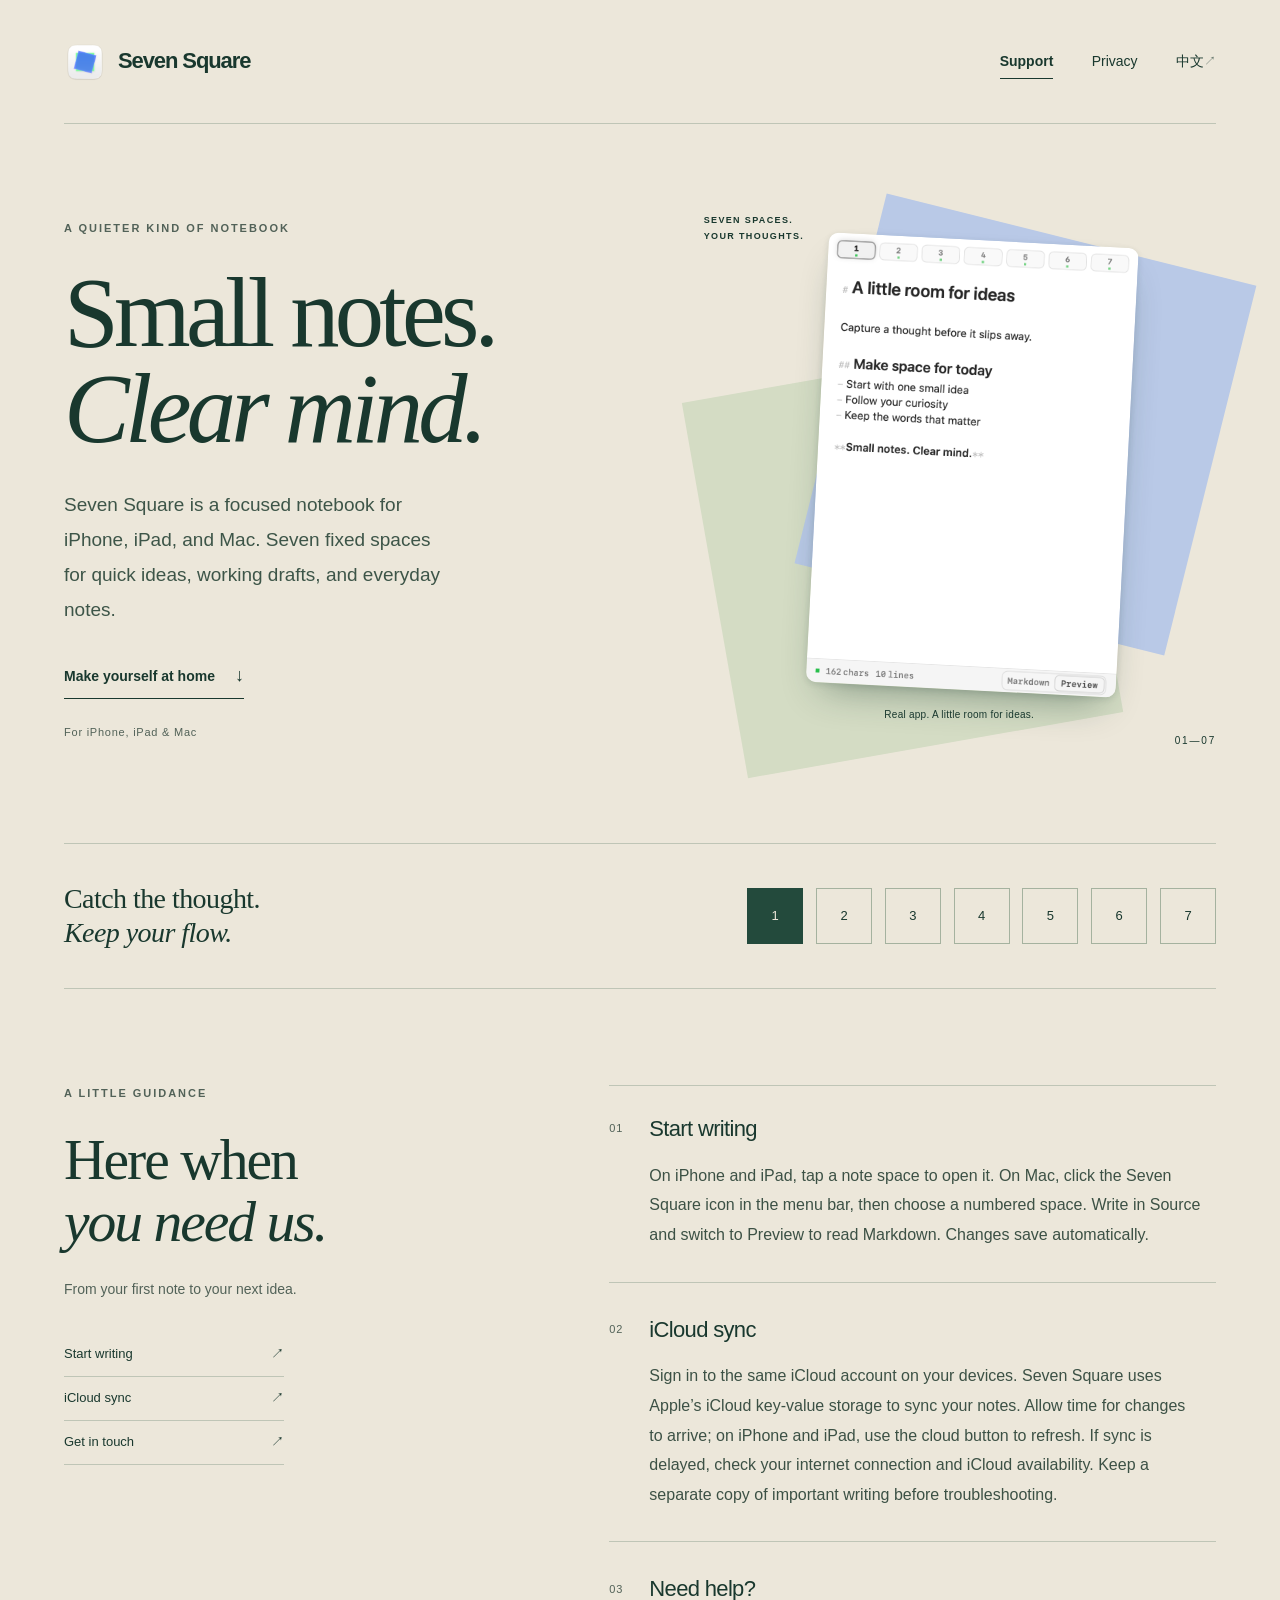
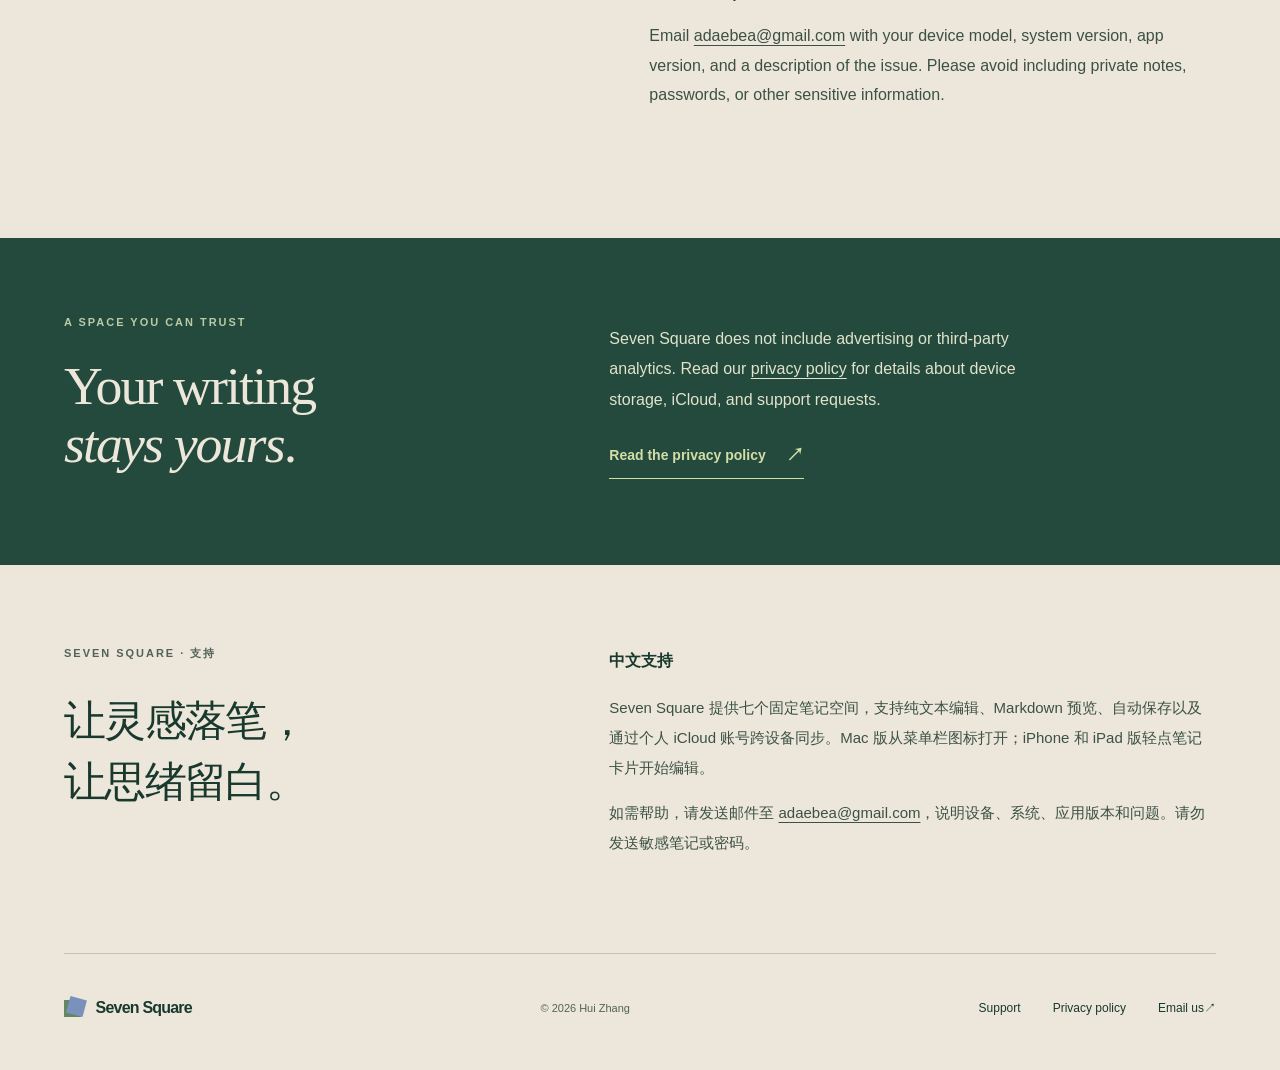
<file: index.html>
<!doctype html>
<html lang="en"><head><meta charset="utf-8"><meta name="viewport" content="width=device-width,initial-scale=1,viewport-fit=cover"><meta name="description" content="A little room for your thoughts. Support and privacy information for Seven Square on iPhone, iPad, and Mac."><meta name="theme-color" content="#ece7da"><title>Seven Square — Support</title><link rel="icon" href="[data-uri]"><link rel="stylesheet" href="style.css"></head><body><a class="skip-link" href="#main">Skip to content</a><header class="site-header wrap"><a class="brand" href="index.html" aria-label="Seven Square home"><img src="[data-uri]" width="42" height="42" alt=""><span>Seven Square</span></a><nav aria-label="Main navigation"><a href="index.html" aria-current="page">Support</a><a href="privacy.html">Privacy</a><a href="#zh-support" lang="zh-CN">中文<span class="nav-arrow" aria-hidden="true"> ↗</span></a></nav></header>
<main id="main">
<section class="home-hero wrap" aria-labelledby="hero-title"><div class="hero-copy"><p class="eyebrow">A QUIETER KIND OF NOTEBOOK</p><h1 id="hero-title">Small notes.<br><em>Clear mind.</em></h1><p class="lead">Seven Square is a focused notebook for iPhone, iPad, and Mac. Seven fixed spaces for quick ideas, working drafts, and everyday notes.</p><a class="text-link" href="#support">Make yourself at home <span aria-hidden="true">↓</span></a><div class="platforms">For iPhone, iPad &amp; Mac</div></div>
<div class="notebook-stage" role="group" aria-label="Seven Square on Mac"><div class="paper-square square-sage" aria-hidden="true"></div><div class="paper-square square-blue" aria-hidden="true"></div><div class="specimen-label"><span>SEVEN SPACES.</span><span>YOUR THOUGHTS.</span></div><figure class="app-specimen"><img src="[data-uri]" width="800" height="1160" alt="Seven Square’s actual Mac interface, showing seven note spaces and a Markdown preview of a sample note."><figcaption>Real app. A little room for ideas.</figcaption></figure><span class="stage-index" aria-hidden="true">01—07</span></div></section>
<div class="statement wrap"><p>Catch the thought.<br><em>Keep your flow.</em></p><div class="seven-spaces" aria-label="Seven fixed note spaces"><span>1</span><span>2</span><span>3</span><span>4</span><span>5</span><span>6</span><span>7</span></div></div>
<section class="support-section wrap" id="support" aria-labelledby="support-title"><div class="section-intro"><p class="eyebrow">A LITTLE GUIDANCE</p><h2 id="support-title">Here when<br><em>you need us.</em></h2><p>From your first note to your next idea.</p><nav class="section-links" aria-label="Support topics"><a href="#start-writing">Start writing <span aria-hidden="true">↗</span></a><a href="#icloud-sync">iCloud sync <span aria-hidden="true">↗</span></a><a href="#get-in-touch">Get in touch <span aria-hidden="true">↗</span></a></nav></div><div class="support-rows"><article class="support-row" id="start-writing"><span class="section-number" aria-hidden="true">01</span><div><h3>Start writing</h3><p>On iPhone and iPad, tap a note space to open it. On Mac, click the Seven Square icon in the menu bar, then choose a numbered space. Write in Source and switch to Preview to read Markdown. Changes save automatically.</p></div></article><article class="support-row" id="icloud-sync"><span class="section-number" aria-hidden="true">02</span><div><h3>iCloud sync</h3><p>Sign in to the same iCloud account on your devices. Seven Square uses Apple’s iCloud key-value storage to sync your notes. Allow time for changes to arrive; on iPhone and iPad, use the cloud button to refresh. If sync is delayed, check your internet connection and iCloud availability. Keep a separate copy of important writing before troubleshooting.</p></div></article><article class="support-row" id="get-in-touch"><span class="section-number" aria-hidden="true">03</span><div><h3>Need help?</h3><p>Email <a href="mailto:adaebea@gmail.com">adaebea@gmail.com</a> with your device model, system version, app version, and a description of the issue. Please avoid including private notes, passwords, or other sensitive information.</p></div></article></div></section>
<section class="privacy-band"><div class="wrap privacy-band-inner"><div><p class="eyebrow">A SPACE YOU CAN TRUST</p><h2>Your writing<br><em>stays yours</em>.</h2></div><div><p>Seven Square does not include advertising or third-party analytics. Read our <a href="privacy.html">privacy policy</a> for details about device storage, iCloud, and support requests.</p><a class="text-link" href="privacy.html">Read the privacy policy <span aria-hidden="true">↗</span></a></div></div></section>
<section class="chinese-support wrap" id="zh-support" lang="zh-CN"><div><p class="eyebrow">SEVEN SQUARE · 支持</p><h2>让灵感落笔，<br><em>让思绪留白。</em></h2></div><div class="zh-copy"><h2>中文支持</h2><p>Seven Square 提供七个固定笔记空间，支持纯文本编辑、Markdown 预览、自动保存以及通过个人 iCloud 账号跨设备同步。Mac 版从菜单栏图标打开；iPhone 和 iPad 版轻点笔记卡片开始编辑。</p><p>如需帮助，请发送邮件至 <a href="mailto:adaebea@gmail.com">adaebea@gmail.com</a>，说明设备、系统、应用版本和问题。请勿发送敏感笔记或密码。</p></div></section>
</main><footer class="site-footer wrap"><a class="brand footer-brand" href="index.html"><span class="small-mark" aria-hidden="true"><i></i><i></i></span>Seven Square</a><p>© 2026 Hui Zhang</p><nav aria-label="Footer navigation"><a href="index.html">Support</a><a href="privacy.html">Privacy policy</a><a href="mailto:adaebea@gmail.com">Email us <span aria-hidden="true">↗</span></a></nav></footer></body></html>
</file>
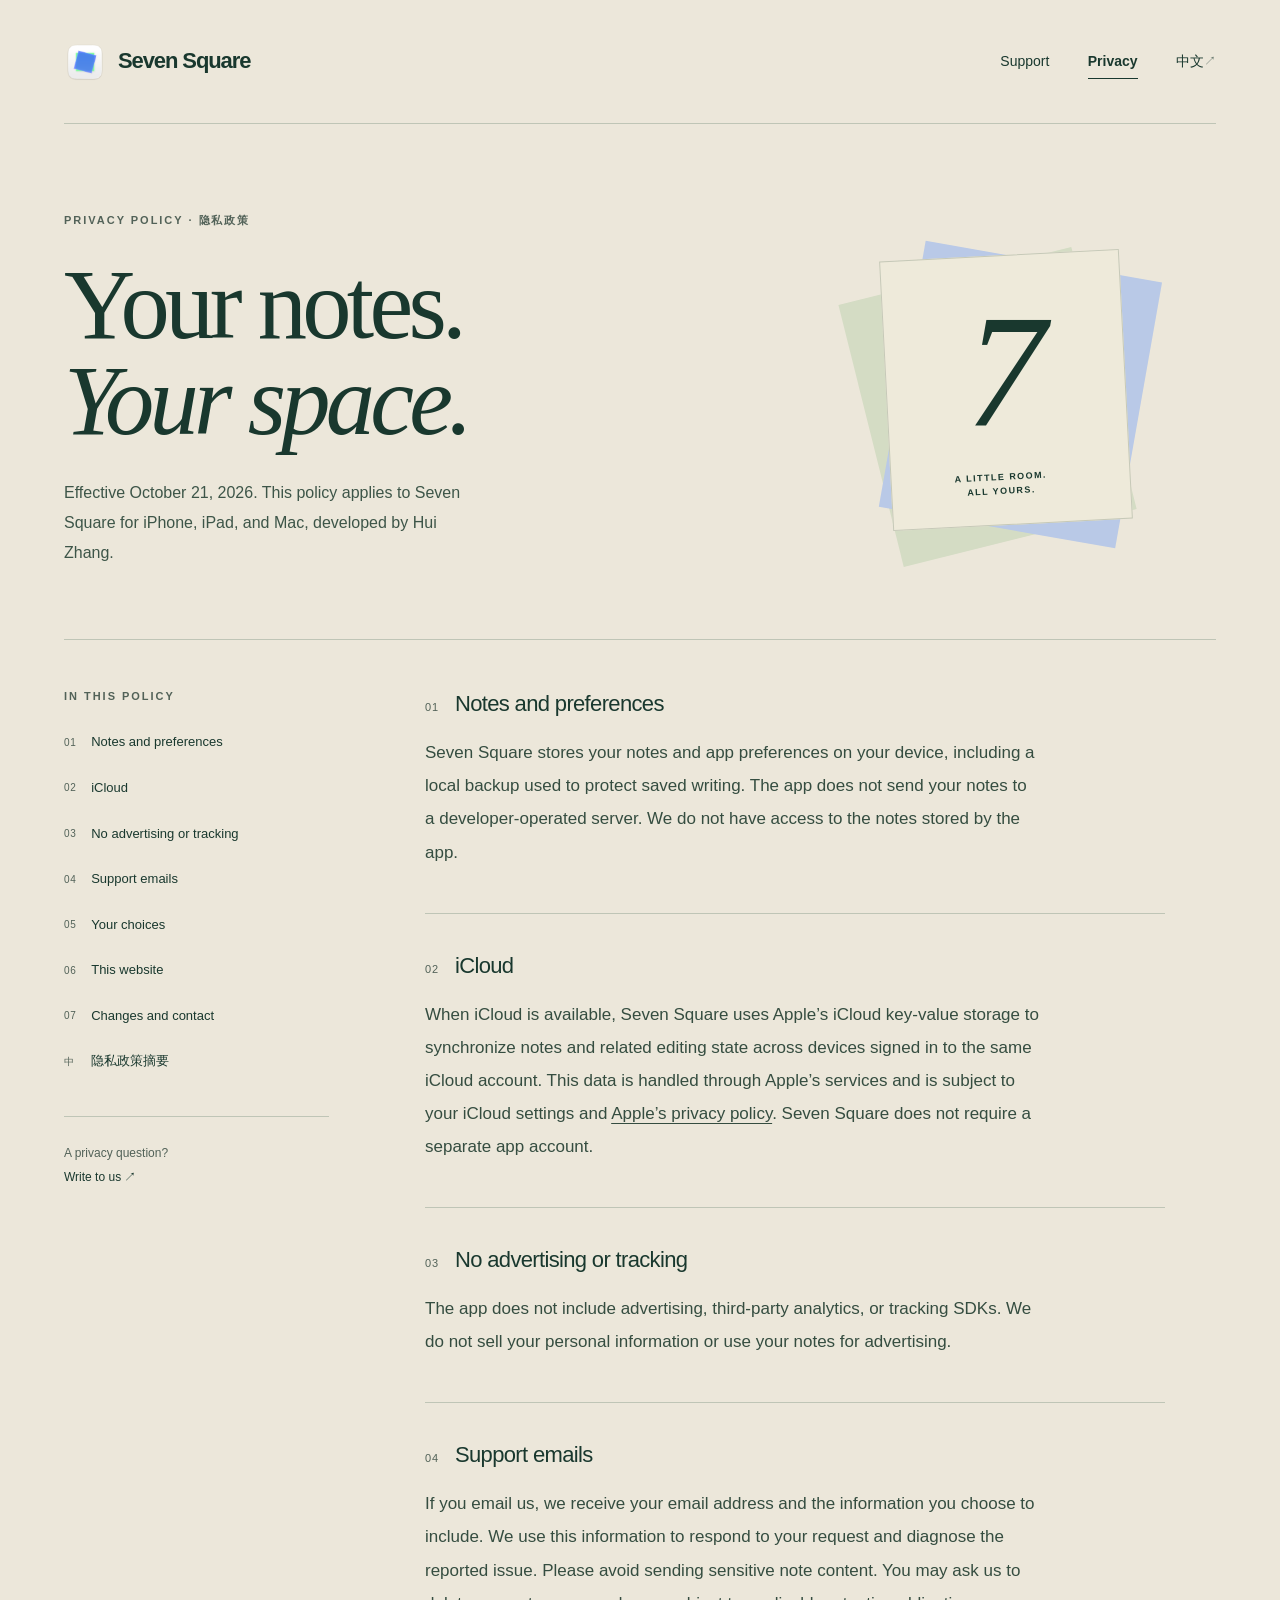
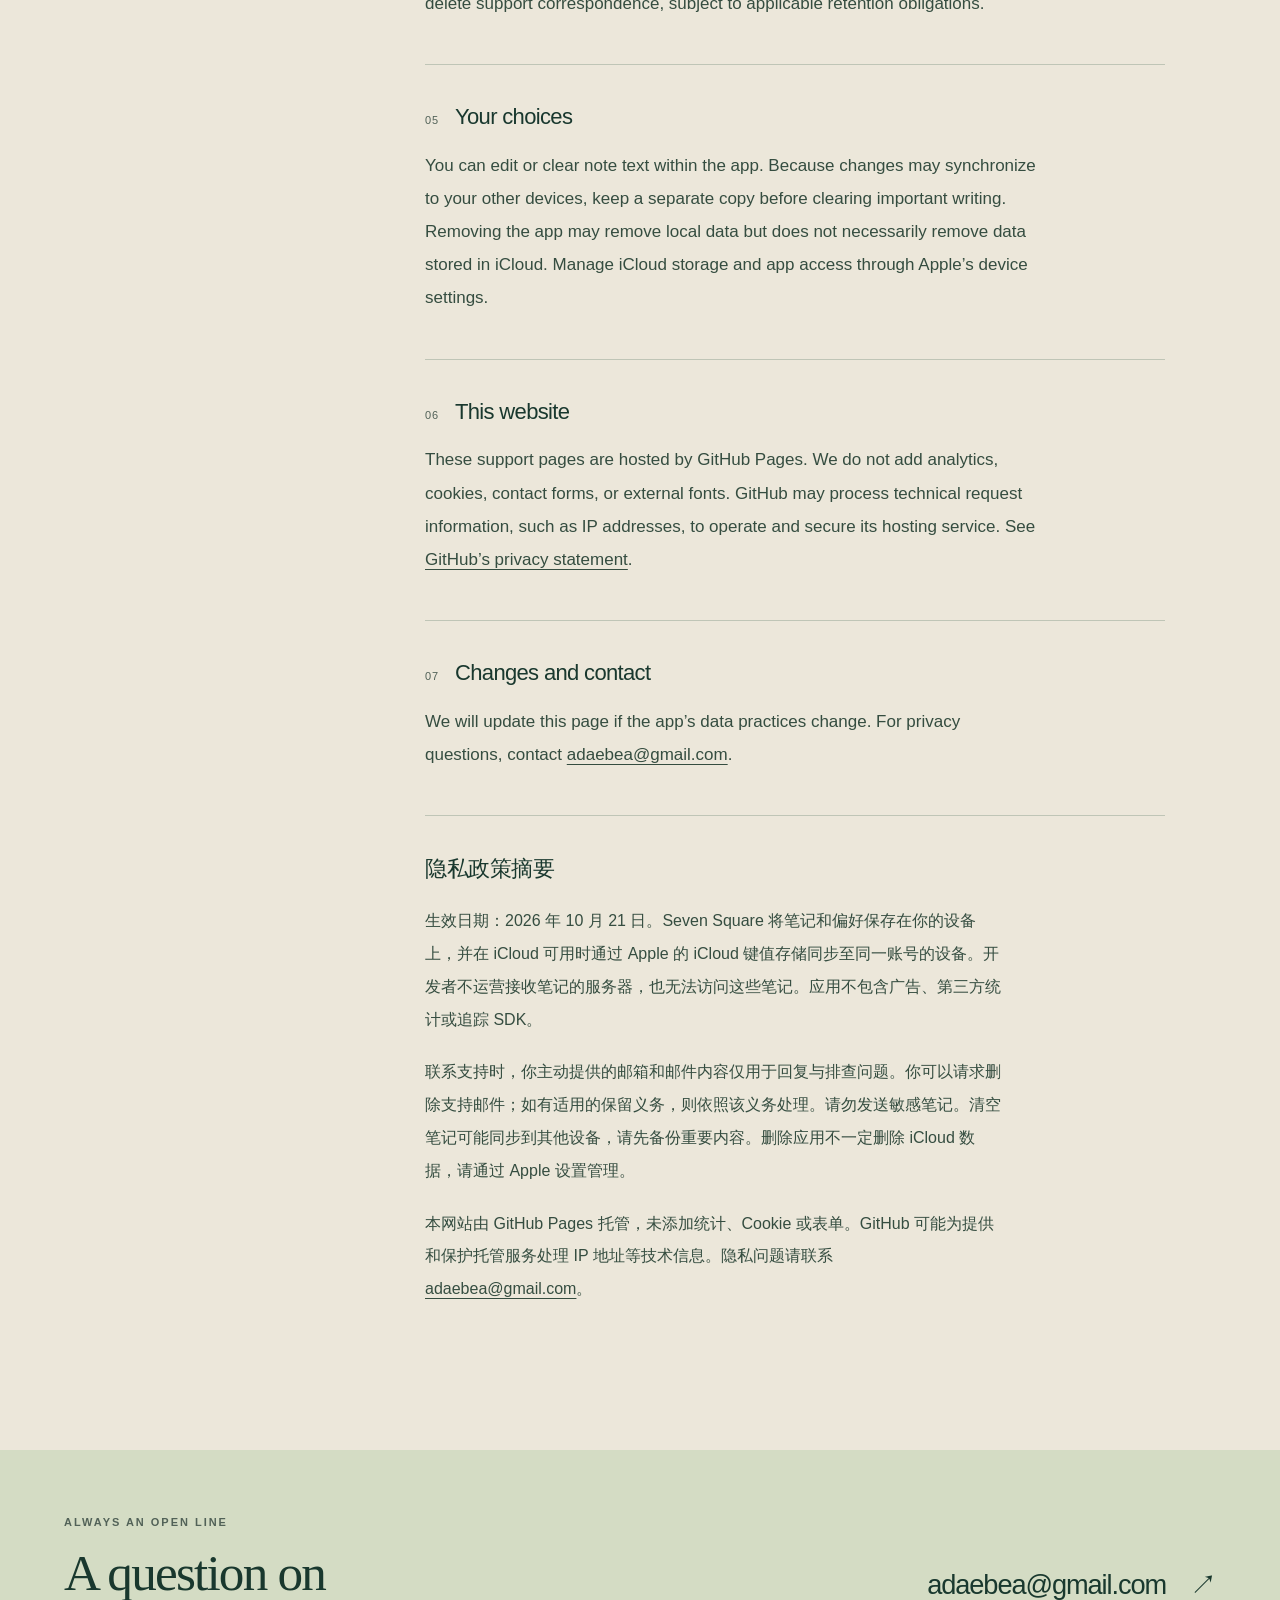
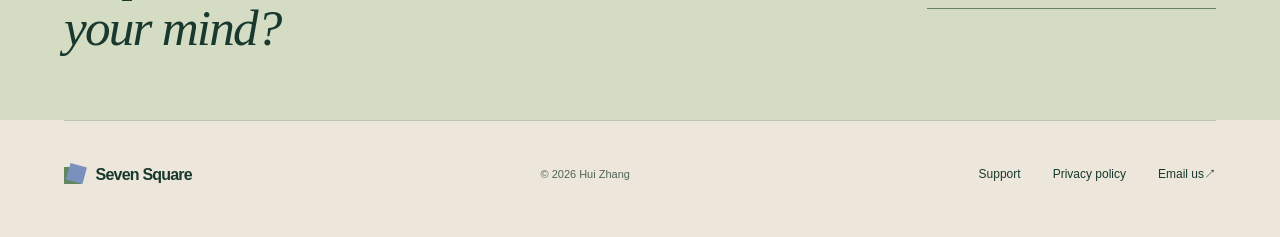
<file: privacy.html>
<!doctype html>
<html lang="en"><head><meta charset="utf-8"><meta name="viewport" content="width=device-width,initial-scale=1,viewport-fit=cover"><meta name="description" content="Your notes. Your space. Read how Seven Square handles device storage, iCloud, and support requests."><meta name="theme-color" content="#ece7da"><title>Seven Square — Privacy Policy</title><link rel="icon" href="[data-uri]"><link rel="stylesheet" href="style.css"></head><body><a class="skip-link" href="#main">Skip to content</a><header class="site-header wrap"><a class="brand" href="index.html" aria-label="Seven Square home"><img src="[data-uri]" width="42" height="42" alt=""><span>Seven Square</span></a><nav aria-label="Main navigation"><a href="index.html">Support</a><a href="privacy.html" aria-current="page">Privacy</a><a href="#zh-privacy" lang="zh-CN">中文<span class="nav-arrow" aria-hidden="true"> ↗</span></a></nav></header>
<main id="main"><section class="policy-hero wrap" aria-labelledby="policy-title"><div><p class="eyebrow">PRIVACY POLICY · 隐私政策</p><h1 id="policy-title">Your notes.<br><em>Your space.</em></h1><p class="lead policy-lead">Effective October 21, 2026. This policy applies to Seven Square for iPhone, iPad, and Mac, developed by Hui Zhang.</p></div><div class="privacy-motif" aria-hidden="true"><span class="motif-layer motif-one"></span><span class="motif-layer motif-two"></span><span class="motif-layer motif-three"></span><div class="motif-letter">7<span>A LITTLE ROOM.<br>ALL YOURS.</span></div></div></section>
<div class="policy-layout wrap"><aside class="policy-sidebar"><p class="eyebrow">IN THIS POLICY</p><nav aria-label="Privacy policy contents"><a href="#notes"><span>01</span>Notes and preferences</a><a href="#icloud"><span>02</span>iCloud</a><a href="#tracking"><span>03</span>No advertising or tracking</a><a href="#support-emails"><span>04</span>Support emails</a><a href="#your-choices"><span>05</span>Your choices</a><a href="#website"><span>06</span>This website</a><a href="#contact"><span>07</span>Changes and contact</a><a href="#zh-privacy" lang="zh-CN"><span>中</span>隐私政策摘要</a></nav><a class="sidebar-contact" href="mailto:adaebea@gmail.com">A privacy question?<br><strong>Write to us <span aria-hidden="true">↗</span></strong></a></aside><div class="policy-content"><section class="policy-section" id="notes" aria-labelledby="notes-title"><div class="policy-heading"><span class="section-number" aria-hidden="true">01</span><h2 id="notes-title">Notes and preferences</h2></div><p>Seven Square stores your notes and app preferences on your device, including a local backup used to protect saved writing. The app does not send your notes to a developer-operated server. We do not have access to the notes stored by the app.</p></section><section class="policy-section" id="icloud" aria-labelledby="icloud-title"><div class="policy-heading"><span class="section-number" aria-hidden="true">02</span><h2 id="icloud-title">iCloud</h2></div><p>When iCloud is available, Seven Square uses Apple’s iCloud key-value storage to synchronize notes and related editing state across devices signed in to the same iCloud account. This data is handled through Apple’s services and is subject to your iCloud settings and <a href="https://www.apple.com/legal/privacy/">Apple’s privacy policy</a>. Seven Square does not require a separate app account.</p></section><section class="policy-section" id="tracking" aria-labelledby="tracking-title"><div class="policy-heading"><span class="section-number" aria-hidden="true">03</span><h2 id="tracking-title">No advertising or tracking</h2></div><p>The app does not include advertising, third-party analytics, or tracking SDKs. We do not sell your personal information or use your notes for advertising.</p></section><section class="policy-section" id="support-emails" aria-labelledby="support-emails-title"><div class="policy-heading"><span class="section-number" aria-hidden="true">04</span><h2 id="support-emails-title">Support emails</h2></div><p>If you email us, we receive your email address and the information you choose to include. We use this information to respond to your request and diagnose the reported issue. Please avoid sending sensitive note content. You may ask us to delete support correspondence, subject to applicable retention obligations.</p></section><section class="policy-section" id="your-choices" aria-labelledby="your-choices-title"><div class="policy-heading"><span class="section-number" aria-hidden="true">05</span><h2 id="your-choices-title">Your choices</h2></div><p>You can edit or clear note text within the app. Because changes may synchronize to your other devices, keep a separate copy before clearing important writing. Removing the app may remove local data but does not necessarily remove data stored in iCloud. Manage iCloud storage and app access through Apple’s device settings.</p></section><section class="policy-section" id="website" aria-labelledby="website-title"><div class="policy-heading"><span class="section-number" aria-hidden="true">06</span><h2 id="website-title">This website</h2></div><p>These support pages are hosted by GitHub Pages. We do not add analytics, cookies, contact forms, or external fonts. GitHub may process technical request information, such as IP addresses, to operate and secure its hosting service. See <a href="https://docs.github.com/en/site-policy/privacy-policies/github-general-privacy-statement">GitHub’s privacy statement</a>.</p></section><section class="policy-section" id="contact" aria-labelledby="contact-title"><div class="policy-heading"><span class="section-number" aria-hidden="true">07</span><h2 id="contact-title">Changes and contact</h2></div><p>We will update this page if the app’s data practices change. For privacy questions, contact <a href="mailto:adaebea@gmail.com">adaebea@gmail.com</a>.</p></section><section class="policy-section chinese-policy" id="zh-privacy" lang="zh-CN"><h2>隐私政策摘要</h2><p>生效日期：2026 年 10 月 21 日。Seven Square 将笔记和偏好保存在你的设备上，并在 iCloud 可用时通过 Apple 的 iCloud 键值存储同步至同一账号的设备。开发者不运营接收笔记的服务器，也无法访问这些笔记。应用不包含广告、第三方统计或追踪 SDK。</p><p>联系支持时，你主动提供的邮箱和邮件内容仅用于回复与排查问题。你可以请求删除支持邮件；如有适用的保留义务，则依照该义务处理。请勿发送敏感笔记。清空笔记可能同步到其他设备，请先备份重要内容。删除应用不一定删除 iCloud 数据，请通过 Apple 设置管理。</p><p>本网站由 GitHub Pages 托管，未添加统计、Cookie 或表单。GitHub 可能为提供和保护托管服务处理 IP 地址等技术信息。隐私问题请联系 <a href="mailto:adaebea@gmail.com">adaebea@gmail.com</a>。</p></section></div></div>
<section class="contact-band"><div class="wrap contact-band-inner"><div><p class="eyebrow">ALWAYS AN OPEN LINE</p><h2>A question on<br><em>your mind?</em></h2></div><a href="mailto:adaebea@gmail.com">adaebea@gmail.com <span aria-hidden="true">↗</span></a></div></section>
</main><footer class="site-footer wrap"><a class="brand footer-brand" href="index.html"><span class="small-mark" aria-hidden="true"><i></i><i></i></span>Seven Square</a><p>© 2026 Hui Zhang</p><nav aria-label="Footer navigation"><a href="index.html">Support</a><a href="privacy.html">Privacy policy</a><a href="mailto:adaebea@gmail.com">Email us <span aria-hidden="true">↗</span></a></nav></footer></body></html>
</file>
<file: style.css>
:root{--paper:#ece7da;--ink:#19382e;--muted:#526258;--line:#bfc5b6;--green:#234a3c;--sage:#d4dcc4;--blue:#b9c9e7;--apricot:#e9b59c;--sans:'Avenir Next',Avenir,'Segoe UI','PingFang SC','Microsoft YaHei',sans-serif;--serif:Baskerville,'Iowan Old Style','Palatino Linotype',Palatino,Georgia,serif;--gutter:clamp(1.25rem,5vw,5rem)}
*{box-sizing:border-box}html{scroll-behavior:smooth;scroll-padding-top:2rem}body{margin:0;background:var(--paper);color:var(--ink);font:1rem/1.75 var(--sans);font-kerning:normal;-webkit-font-smoothing:antialiased}img{display:block;max-width:100%;height:auto}a{color:inherit;text-underline-offset:.25em;text-decoration-thickness:1px}a:hover{text-decoration-color:currentColor}a:focus-visible,summary:focus-visible{outline:2px solid currentColor;outline-offset:6px;border-radius:1px}::selection{color:var(--paper);background:var(--green)}.wrap{width:min(100% - var(--gutter)*2,1200px);margin-inline:auto}.skip-link{position:fixed;left:1rem;top:-6rem;padding:.75rem 1rem;background:var(--green);color:var(--paper);z-index:30}.skip-link:focus{top:1rem}.site-header{display:flex;align-items:center;justify-content:space-between;gap:1.5rem;min-height:112px;border-bottom:1px solid var(--line)}.brand{display:inline-flex;align-items:center;gap:.75rem;font-size:1.375rem;font-weight:600;letter-spacing:-.05em;text-decoration:none;white-space:nowrap}.brand img{width:42px;height:42px;border-radius:10px}.site-header nav{display:flex;gap:clamp(1rem,3vw,2.5rem);align-items:center}.site-header nav a{font-size:.875rem;text-decoration:none;min-height:44px;display:inline-flex;align-items:center;position:relative}.site-header nav a[aria-current]{font-weight:600}.site-header nav a[aria-current]:after{content:'';position:absolute;bottom:5px;left:0;right:0;border-bottom:1px solid currentColor}.nav-arrow{font-size:.75rem;opacity:.6}.eyebrow{font-size:.6875rem;font-weight:600;line-height:1.5;letter-spacing:.18em;text-transform:uppercase;margin:0 0 1.75rem;color:var(--muted)}h1,h2,h3,p{margin-top:0}h1,h2{font-family:var(--serif);font-weight:400}h1{font-size:clamp(3.65rem,7.7vw,7.25rem);line-height:.98;letter-spacing:-.048em;margin-bottom:1.8rem}h1 em,h2 em{font-weight:400}h2{font-size:clamp(2.5rem,4.5vw,4.2rem);line-height:1.07;letter-spacing:-.035em;margin-bottom:1.5rem}h3{font-size:1.375rem;font-weight:500;line-height:1.4;letter-spacing:-.03em;margin-bottom:1rem}.lead{font-size:1.125rem;line-height:1.85;max-width:36ch;margin-bottom:1.75rem;color:#3d5548}.text-link{display:inline-flex;align-items:center;gap:1.25rem;font-size:.875rem;font-weight:600;min-height:44px;text-decoration:none;border-bottom:1px solid currentColor;padding-bottom:.125rem}.text-link span{font-size:1.125rem;transition:transform .2s ease}.text-link:hover span{transform:translate(3px,-3px)}.home-hero{display:grid;grid-template-columns:1fr;gap:3rem;padding-top:4rem;padding-bottom:3rem;align-items:center}.platforms{font-size:.6875rem;letter-spacing:.07em;margin-top:1.5rem;color:var(--muted)}.notebook-stage{height:490px;position:relative;isolation:isolate;margin-inline:-.25rem}.paper-square{position:absolute;width:70%;aspect-ratio:1}.square-sage{background:var(--sage);left:1%;top:29%;transform:rotate(-10deg)}.square-blue{background:var(--blue);right:7%;top:3%;transform:rotate(14deg)}.app-specimen{position:absolute;top:18px;width:260px;left:50%;margin:0;transform:translateX(-46%) rotate(3deg)}.app-specimen img{width:100%;border-radius:10px;box-shadow:0 20px 38px -16px #19382e70,0 2px 6px #19382e20}.app-specimen figcaption{font-size:.625rem;letter-spacing:.025em;margin-top:1rem;text-align:center;transform:rotate(-3deg)}.specimen-label{position:absolute;left:0;top:16px;display:flex;flex-direction:column;font-size:.5625rem;line-height:1.8;font-weight:600;letter-spacing:.15em;z-index:2}.stage-index{position:absolute;bottom:9px;right:0;font-size:.625rem;letter-spacing:.18em}.statement{border-top:1px solid var(--line);border-bottom:1px solid var(--line);padding-block:2rem;display:flex;flex-wrap:wrap;gap:1.5rem;justify-content:space-between;align-items:center}.statement p{font-family:var(--serif);font-size:1.75rem;line-height:1.2;letter-spacing:-.02em;margin:0}.seven-spaces{display:flex;gap:clamp(.375rem,1vw,.8rem)}.seven-spaces span{width:clamp(2rem,4.6vw,3.5rem);height:clamp(2.5rem,5vw,3.5rem);border:1px solid #a5b29f;display:grid;place-items:center;font-size:.8125rem}.seven-spaces span:first-child{background:var(--green);color:var(--paper);border-color:var(--green)}.support-section{padding-block:4.5rem;display:grid;gap:2.5rem}.section-intro>p:not(.eyebrow){font-size:.875rem;color:var(--muted)}.section-links{display:flex;flex-direction:column;margin-top:2rem;width:220px}.section-links a{min-height:44px;text-decoration:none;display:flex;justify-content:space-between;align-items:center;font-size:.8125rem;border-bottom:1px solid var(--line)}.section-links a:hover{color:#527246}.support-row{display:grid;grid-template-columns:1.75rem 1fr;gap:.75rem;padding-block:2rem;border-top:1px solid var(--line);scroll-margin-top:2rem}.support-row:first-child{padding-top:1.75rem}.section-number{font-size:.6875rem;line-height:2;letter-spacing:.08em;font-variant-numeric:tabular-nums;color:var(--muted);padding-top:.2rem}.support-row p{font-size:1rem;line-height:1.85;margin-bottom:0;max-width:62ch;color:#3c5145}.support-row a{overflow-wrap:anywhere}.privacy-band{background:var(--green);color:var(--paper)}.privacy-band-inner{display:grid;gap:1rem;padding-block:3.5rem}.privacy-band .eyebrow{color:#b9cba7}.privacy-band h2{font-size:clamp(2.75rem,4.2vw,4rem);margin-bottom:1rem}.privacy-band p:not(.eyebrow){font-size:1rem;line-height:1.9;max-width:51ch;color:#e1e3cd}.privacy-band .text-link{margin-top:.25rem;color:#d2dda8}.chinese-support{display:grid;gap:1.5rem;padding-block:4rem}.chinese-support h2{font-family:'Songti SC','STSong',var(--serif);font-size:clamp(2.1rem,3.3vw,3.2rem);line-height:1.45;letter-spacing:-.04em}.chinese-support h2 em{font-style:normal}.zh-copy h2{font-family:var(--sans);font-size:1rem;line-height:1.5;font-weight:600;margin:.25rem 0 1.25rem;letter-spacing:0}.zh-copy p{line-height:2;font-size:.9375rem;color:#3c5145}.site-footer{border-top:1px solid var(--line);display:flex;flex-wrap:wrap;gap:1rem 1.5rem;justify-content:space-between;align-items:center;padding-block:2rem 2.5rem}.footer-brand{font-size:1rem;gap:.6rem}.site-footer p{font-size:.6875rem;color:var(--muted);margin:0}.site-footer nav{display:flex;gap:1.5rem;flex-wrap:wrap}.site-footer nav a{font-size:.75rem;min-height:44px;display:flex;align-items:center;text-decoration:none}.small-mark{width:22px;height:22px;position:relative;display:inline-block;isolation:isolate}.small-mark i{position:absolute;width:17px;height:17px;background:#628863;top:3px;left:0}.small-mark i:last-child{background:#7a90bd;transform:rotate(15deg);left:4px;top:1px}.policy-hero{padding-block:4rem 3.25rem;display:grid;grid-template-columns:1fr;gap:2rem;position:relative}.policy-lead{font-size:1rem;max-width:47ch;margin:0}.privacy-motif{display:none;position:relative;width:290px;height:290px;justify-self:end;margin-right:24px}.motif-layer{position:absolute;width:220px;height:240px;left:40px;top:22px}.motif-one{background:var(--sage);transform:rotate(-14deg) translate(-22px,12px)}.motif-two{background:var(--blue);transform:rotate(10deg) translate(15px,2px)}.motif-three{background:#eeeada;transform:rotate(-3deg);border:1px solid #c6c9b8}.motif-letter{position:absolute;inset:12px 0 0;display:flex;flex-direction:column;align-items:center;justify-content:center;font:italic 8.5rem/.9 var(--serif);letter-spacing:-.06em}.motif-letter span{font:600 .5625rem/1.6 var(--sans);letter-spacing:.16em;text-align:center;margin-top:1.4rem;transform:rotate(-3deg)}.policy-layout{display:grid;gap:3rem;border-top:1px solid var(--line);padding-top:2rem;padding-bottom:4rem}.policy-sidebar nav{display:grid;grid-template-columns:1fr 1fr;gap:.25rem 1.5rem}.policy-sidebar nav a{display:flex;gap:.6rem;font-size:.8125rem;line-height:1.6;align-items:center;min-height:44px;text-decoration:none}.policy-sidebar nav a:hover{text-decoration:underline}.policy-sidebar nav a>span{font-size:.625rem;color:var(--muted);min-width:1rem;letter-spacing:.06em}.policy-sidebar .eyebrow{margin-bottom:1rem}.sidebar-contact{display:none;font-size:.75rem;text-decoration:none;color:var(--muted);margin-top:2rem;padding-top:1.5rem;border-top:1px solid var(--line);line-height:2}.sidebar-contact strong{font-weight:500;color:var(--ink)}.policy-section{padding-block:1.75rem 2.25rem;border-bottom:1px solid var(--line);scroll-margin-top:2rem}.policy-section:first-child{padding-top:0}.policy-heading{display:flex;gap:1rem;align-items:baseline;margin-bottom:1rem}.policy-heading h2{font-family:var(--sans);font-size:1.375rem;line-height:1.45;font-weight:500;letter-spacing:-.03em;margin:0}.policy-heading .section-number{flex-shrink:0}.policy-section p{max-width:65ch;font-size:1.0625rem;line-height:1.95;margin-bottom:0;color:#354d40}.policy-section a{overflow-wrap:anywhere}.chinese-policy{padding-top:2.25rem;border-bottom:0}.chinese-policy h2{font-family:var(--sans);font-size:1.375rem;font-weight:500;line-height:1.5;letter-spacing:-.02em;margin-bottom:1.25rem}.chinese-policy p{font-size:1rem;line-height:2.05;margin-bottom:1.25rem}.contact-band{background:var(--sage)}.contact-band-inner{padding-block:3rem;display:flex;align-items:center;flex-wrap:wrap;justify-content:space-between;gap:2rem}.contact-band h2{font-size:clamp(2.8rem,4vw,4rem);margin:0}.contact-band .eyebrow{margin-bottom:1rem}.contact-band a{font-size:clamp(1.1rem,2.7vw,1.7rem);letter-spacing:-.04em;text-decoration:none;border-bottom:1px solid #698065;min-height:44px;display:flex;align-items:center;gap:1.5rem;overflow-wrap:anywhere}
@media(min-width:640px){.home-hero{grid-template-columns:1.1fr 1fr;gap:2rem;padding-block:5.25rem 4.5rem}.notebook-stage{height:500px;margin:0}.app-specimen{width:270px;top:34px}.specimen-label{top:0}.stage-index{bottom:0}.support-section{grid-template-columns:.8fr 1.2fr;gap:3rem;padding-block:5.5rem}.privacy-band-inner{grid-template-columns:1fr 1fr;gap:3rem;padding-block:4rem;align-items:center}.chinese-support{grid-template-columns:1fr 1fr;gap:3rem;padding-block:4.5rem}.policy-hero{grid-template-columns:1fr .65fr;align-items:center;padding-block:5rem 4rem}.privacy-motif{display:block;width:240px;height:270px;margin:0}.motif-layer{left:18px;width:190px;height:220px}.policy-layout{grid-template-columns:220px 1fr;gap:3rem;padding-top:3rem;padding-bottom:5rem}.policy-sidebar{align-self:start;position:sticky;top:2rem}.policy-sidebar nav{display:flex;flex-direction:column;gap:.1rem}.policy-sidebar nav a{font-size:.75rem;gap:.7rem}.sidebar-contact{display:block}.policy-section{padding-block:2.25rem 2.75rem}.contact-band-inner{padding-block:4rem}}
@media(min-width:1000px){.site-header{min-height:124px}.home-hero{padding-block:5.5rem 4.75rem;gap:4.5rem}.hero-copy{padding-bottom:1rem}.home-hero .lead{font-size:1.1875rem}.notebook-stage{height:555px}.app-specimen{width:310px;top:28px}.paper-square{width:74%;max-width:390px}.square-sage{top:28%;left:2%}.square-blue{right:0;top:4%}.specimen-label{left:2px;top:0}.stage-index{bottom:18px;right:0}.statement{padding-block:2.4rem}.support-section{grid-template-columns:1fr 1.4fr;gap:7rem;padding-block:6rem}.privacy-band-inner{grid-template-columns:1fr 1.4fr;gap:7rem;padding-block:4.75rem}.chinese-support{grid-template-columns:1fr 1.4fr;gap:7rem;padding-block:5rem}.policy-hero{grid-template-columns:1fr .8fr;padding-block:5.5rem 4.5rem}.privacy-motif{width:340px;height:330px;margin-right:45px}.motif-layer{width:240px;height:270px;left:55px;top:30px}.motif-letter{font-size:10rem;top:20px}.motif-letter span{margin-top:1.6rem}.policy-layout{grid-template-columns:265px 1fr;gap:6rem}.policy-sidebar nav a{font-size:.8125rem}.policy-content{max-width:740px}.site-footer nav{gap:2rem}}
@media(max-width:380px){.brand{font-size:1.125rem;gap:.5rem}.brand img{width:34px;height:34px}.site-header{gap:.75rem}.site-header nav{gap:.8rem}.site-header nav a{font-size:.75rem}.nav-arrow{display:none}.notebook-stage{height:440px}.app-specimen{width:235px}.policy-sidebar nav{grid-template-columns:1fr}.seven-spaces{gap:.4rem}.seven-spaces span{width:2rem}.policy-heading h2{font-size:1.25rem}}
@media(prefers-reduced-motion:reduce){html{scroll-behavior:auto}*,*:before,*:after{transition:none!important;animation:none!important}}
@media print{body{background:#fff;color:#222;font-size:11pt}.site-header nav,.policy-sidebar,.privacy-motif,.contact-band,.site-footer nav,.skip-link{display:none}.wrap{width:100%;max-width:45rem}.site-header{min-height:auto;padding-bottom:1rem}.brand img{width:26px;height:26px}.policy-hero{padding-block:2rem}.policy-hero h1{font-size:36pt}.policy-layout{display:block;border:0;padding:0}.policy-section{break-inside:avoid;padding-block:1rem}.policy-section p{font-size:11pt;line-height:1.6;color:#222}.policy-heading h2{font-size:15pt}.site-footer{margin-top:2rem}.policy-section a:after{content:' (' attr(href) ')';font-size:9pt}.policy-section a[href^='mailto:']:after{content:''}}
@media(max-width:639px){.site-header{gap:1rem;min-height:92px}.site-header .brand{font-size:1.125rem;gap:.5rem}.site-header .brand img{width:36px;height:36px}.site-header nav{gap:1rem}.site-header nav a{font-size:.8125rem;white-space:nowrap}.nav-arrow{display:none}}
@media(max-width:380px){.site-header{gap:.75rem}.site-header .brand img{width:32px;height:32px}.site-header .brand{font-size:1rem}.site-header nav{gap:.75rem}.site-header nav a{font-size:.75rem}}
</file>
